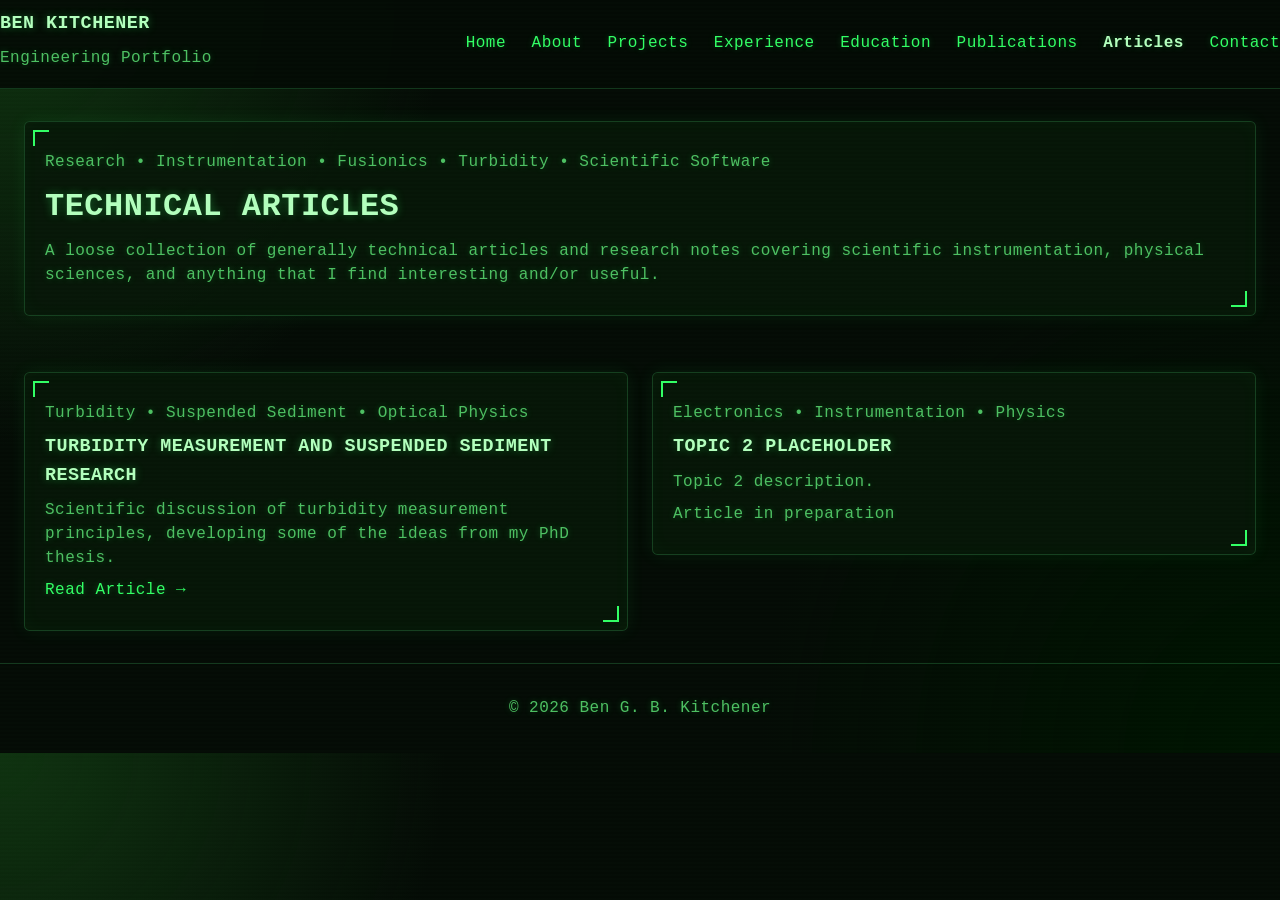
<file: articles.html>
<!DOCTYPE html>
<html lang="en">
<head>
<meta charset="UTF-8"/>
<meta name="viewport" content="width=device-width, initial-scale=1.0"/>

<title>
Ben Kitchener | Fusion Electronics Engineer | Scientific Instrumentation | Turbidity | Suspended Sediment
</title>

<meta name="description"
content="Portfolio of Ben Kitchener — Senior Electronics Engineer specialising in fusion technology, cryogenic instrumentation, scientific instrumentation,
  control systems, LabVIEW, and CERN ATLAS collaboration.">

<meta name="keywords"
content="fusion engineering, instrumentation engineer, scientific instrumentation, electronics, LabVIEW, software development, cryogenics,
  CERN, UKAEA, superconductors, control systems,
  physical geography, turbidity, light scattering, mie theory, suspended sediment, CLARITAS, TARDIIS, water quality">

<meta name="author" content="Ben Kitchener">

<meta property="og:title"
content="Ben Kitchener Engineering Portfolio">

<meta property="og:description"
content="Portfolio of Ben Kitchener — Senior Electronics Engineer specialising in fusion technology,
  cryogenic instrumentation, scientific instrumentation, control systems, LabVIEW, and CERN ATLAS collaboration. 
  Independent researcher into turbidity and suspended sediment.">
<meta property="og:type" content="website">

<meta property="og:url"
content="https://ben-g-b-kitchener.github.io/ben_kitchener_engineering/">

<link rel="stylesheet" href="assets/style.css"/>
</head>

<body>

<header class="header">
  <div class="section header-inner">

    <div>
      <h1>Ben Kitchener</h1>
      <p class="muted">Engineering Portfolio</p>
    </div>

    <nav class="nav">
      <a href="index.html">Home</a>
      <a href="about.html">About</a>
      <a href="projects.html">Projects</a>
      <a href="experience.html">Experience</a>
      <a href="education.html">Education</a>
      <a href="publications.html">Publications</a>
      <a href="articles.html"><b>Articles</b></a>
      <a href="contact.html">Contact</a>
    </nav>

  </div>
</header>


<section class="section">

  <div class="card">

    <p class="muted">
      Research • Instrumentation • Fusionics • Turbidity • Scientific Software
    </p>

    <h2>
      Technical Articles
    </h2>

    <p>
      A loose collection of generally technical articles and research notes covering scientific instrumentation, 
      physical sciences, and anything that I find interesting and/or useful.      
    </p>

  </div>

</section>


<section class="section" style="padding-top:1.5rem;">

  <div class="masonry-grid">

    <!-- LEFT COLUMN -->
    <div class="masonry-grid-column">

      <div class="card">

        <p class="muted">
          Turbidity • Suspended Sediment • Optical Physics
        </p>

        <h3>
          Turbidity Measurement and Suspended Sediment Research
        </h3>

        <p>
          Scientific discussion of turbidity measurement principles, developing some of the ideas from my PhD thesis.
        </p>

        <p>
          <a href="articles/turbidity.html">
            Read Article →
          </a>
        </p>

      </div>

    </div>


    <!-- RIGHT COLUMN -->
    <div class="masonry-grid-column">
      <div class="card">

        <p class="muted">
          Electronics • Instrumentation • Physics
        </p>

        <h3>
          Topic 2 placeholder
        </h3>

        <p>
          Topic 2 description.
        </p>

        <p class="muted">
          Article in preparation
        </p>

      </div>


    </div>

  </div>

</section>


<footer class="footer">
© 2026 Ben G. B. Kitchener
</footer>

</body>
</html>
</file>
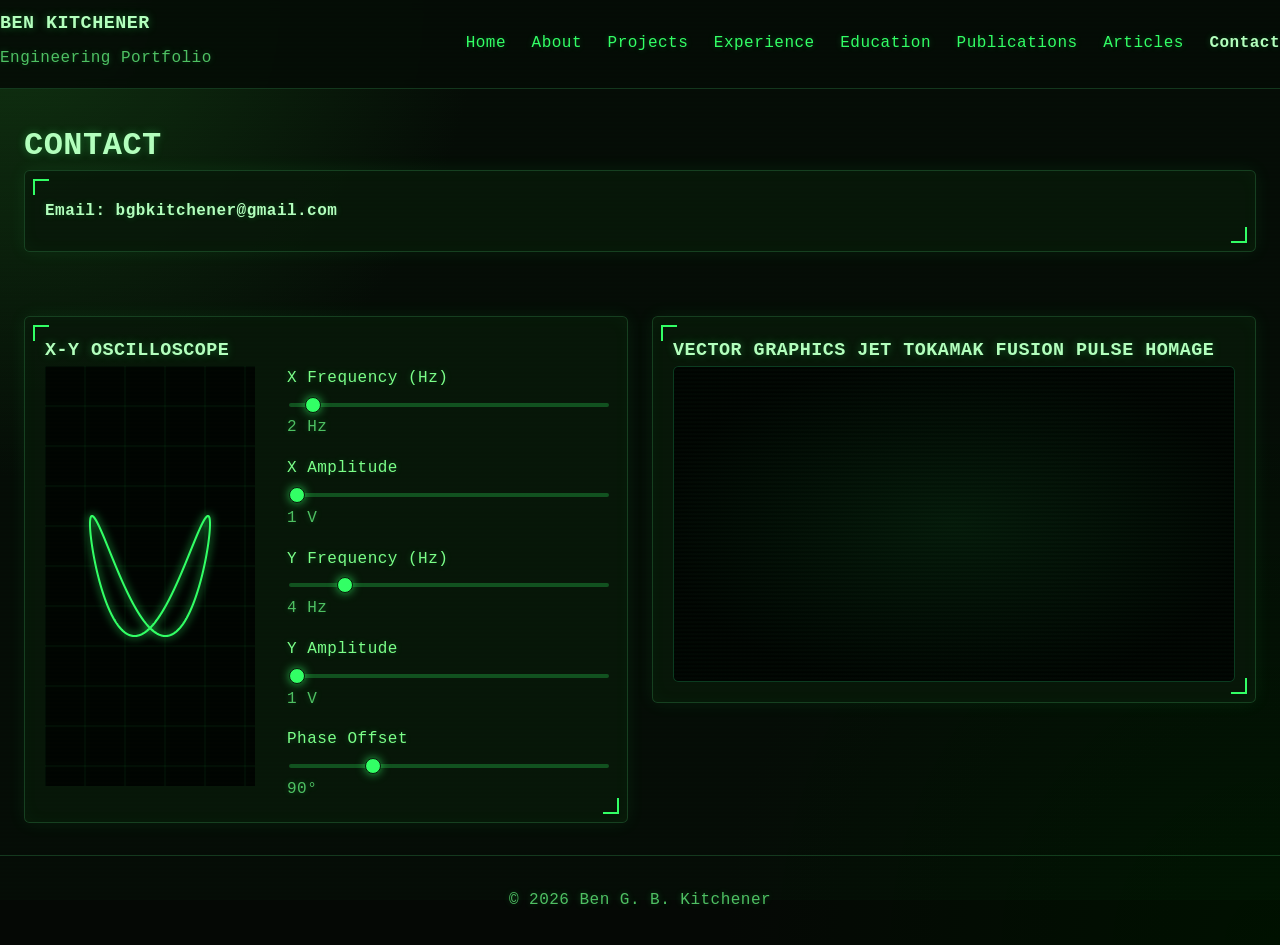
<file: contact.html>
<!DOCTYPE html>
<html lang="en">

<head>
<meta charset="UTF-8"/>
<meta name="viewport" content="width=device-width, initial-scale=1.0"/>

<title>
Contact | Ben Kitchener | Fusion Electronics Engineer | Scientific Instrumentation | Turbidity | Suspended Sediment
</title>

<meta name="description"
content="Portfolio of Ben Kitchener — Senior Electronics Engineer specialising in fusion technology, cryogenic instrumentation, scientific instrumentation,
  control systems, LabVIEW, and CERN ATLAS collaboration.">

<meta name="keywords"
content="fusion engineering, instrumentation engineer, scientific instrumentation, electronics, LabVIEW, software development, cryogenics,
  CERN, UKAEA, superconductors, control systems,
  physical geography, turbidity, light scattering, mie theory, suspended sediment, CLARITAS, TARDIIS, water quality">

<meta name="author" content="Ben Kitchener">

<meta property="og:title"
content="Ben Kitchener Engineering Portfolio">

<meta property="og:description"
content="Portfolio of Ben Kitchener — Senior Electronics Engineer specialising in fusion technology,
  cryogenic instrumentation, scientific instrumentation, control systems, LabVIEW, and CERN ATLAS collaboration. 
  Independent researcher into turbidity and suspended sediment.">
<meta property="og:type" content="website">

<meta property="og:url"
content="https://ben-g-b-kitchener.github.io/ben_kitchener_engineering/contact.html">

  
<link rel="stylesheet" href="assets/style.css"/>
</head>

<body>

<header class="header">
  <div class="section header-inner">

    <div>
      <h1 class="heading">Ben Kitchener</h1>
      <p class="muted">Engineering Portfolio</p>
    </div>

    <nav class="nav">
      <a href="index.html">Home</a>
      <a href="about.html">About</a>
      <a href="projects.html">Projects</a>
      <a href="experience.html">Experience</a>
      <a href="education.html">Education</a>
      <a href="publications.html">Publications</a>
      <a href="articles.html">Articles</a>
      <a href="contact.html"><b>Contact</b></a>
    </nav>

  </div>
</header>

<section class="section">

<h2 class="heading">Contact</h2>

<div class="card">

<p><strong>Email: bgbkitchener@gmail.com</strong></p>

</div>

</section>

<section class="section">

  <div class="masonry-grid">

    <div class="masonry-grid-column">

      <!-- X-Y OSCILLOSCOPE -->
      <div class="card scope-card">

        <h3>X-Y OSCILLOSCOPE</h3>

        <div class="scope-wrapper">

          <!-- SCREEN -->
          <div class="scope-screen-panel">
            <canvas id="xyScope"></canvas>
          </div>

          <!-- CONTROLS -->
          <div class="scope-controls">

            <!-- X SIGNAL -->
            <div class="control-group">
              <label>X Frequency (Hz)</label>
              <input id="xFreq" type="range" min="1" max="20" value="2">
              <div class="value-row">
                <span></span>
                <span class="value" id="xFreqVal"></span>
              </div>
            </div>

            <div class="control-group">
              <label>X Amplitude</label>
              <input id="xAmp" type="range" min="1" max="10" value="1">
              <div class="value-row">
                <span></span>
                <span class="value" id="xAmpVal"></span>
              </div>
            </div>

            <!-- Y SIGNAL -->
            <div class="control-group">
              <label>Y Frequency (Hz)</label>
              <input id="yFreq" type="range" min="1" max="20" value="4">
              <div class="value-row">
                <span></span>
                <span class="value" id="yFreqVal"></span>
              </div>
            </div>

            <div class="control-group">
              <label>Y Amplitude</label>
              <input id="yAmp" type="range" min="1" max="10" value="1">
              <div class="value-row">
                <span></span>
                <span class="value" id="yAmpVal"></span>
              </div>
            </div>

            <!-- PHASE -->
            <div class="control-group">
              <label>Phase Offset</label>
              <input id="phase" type="range" min="0" max="360" value="90">
              <div class="value-row">
                <span></span>
                <span class="value" id="phaseVal"></span>
              </div>
            </div>

          </div>

        </div>

      </div>

    </div>

    <div class="masonry-grid-column">

      <div class="card">
        <h3>VECTOR GRAPHICS JET TOKAMAK FUSION PULSE HOMAGE</h3>

        <div class="video-wrapper">
          <iframe
            class="retro-video"
            width="100%"
            height="400"
            title="vector_tokamak"
            src="https://player.vimeo.com/video/678671238?context=Vimeo%5CController%5CApi%5CResources%5CVideoController.&h=f00d8ca01d&s=cc1a6ccd961d9679986ec80cd4bf207a3ca2fc66_1779239648"
            frameborder="0"
            allowfullscreen>
          </iframe>
        </div>
      </div>

    </div>

  </div>

</section>

<footer class="footer">
© 2026 Ben G. B. Kitchener
</footer>

<script>

const canvas = document.getElementById("xyScope");
const ctx = canvas.getContext("2d");

function resize(){
  canvas.width = canvas.clientWidth;
  canvas.height = canvas.clientHeight;
}
window.addEventListener("resize", resize);
resize();

const xFreq = document.getElementById("xFreq");
const yFreq = document.getElementById("yFreq");

const xAmp = document.getElementById("xAmp");
const yAmp = document.getElementById("yAmp");

const phaseSlider = document.getElementById("phase");

const xFreqVal = document.getElementById("xFreqVal");
const yFreqVal = document.getElementById("yFreqVal");

const xAmpVal = document.getElementById("xAmpVal");
const yAmpVal = document.getElementById("yAmpVal");

const phaseVal = document.getElementById("phaseVal");

let t = 0;

function drawGrid(){

  ctx.strokeStyle = "rgba(51,255,102,0.08)";
  ctx.lineWidth = 1;

  const step = 40;

  for(let x=0;x<canvas.width;x+=step){
    ctx.beginPath();
    ctx.moveTo(x,0);
    ctx.lineTo(x,canvas.height);
    ctx.stroke();
  }

  for(let y=0;y<canvas.height;y+=step){
    ctx.beginPath();
    ctx.moveTo(0,y);
    ctx.lineTo(canvas.width,y);
    ctx.stroke();
  }
}

function draw(){

  ctx.fillStyle = "#000";
  ctx.fillRect(0,0,canvas.width,canvas.height);

  drawGrid();

  const xf = Number(xFreq.value);
  const yf = Number(yFreq.value);

  const xa = Number(xAmp.value) * 6;
  const ya = Number(yAmp.value) * 6;

  const phase =
    Number(phaseSlider.value) * Math.PI / 180;

  const cx = canvas.width / 2;
  const cy = canvas.height / 2;

  ctx.beginPath();

  for(let i=0;i<2000;i++){

    const tt = i * 0.01;

    const x =
      cx +
      Math.sin(tt * xf + t) * xa * 10;

    const y =
      cy +
      Math.sin(tt * yf + t + phase) * ya * 10;

    if(i===0){
      ctx.moveTo(x,y);
    } else {
      ctx.lineTo(x,y);
    }
  }

  ctx.strokeStyle = "#33ff66";
  ctx.shadowColor = "#33ff66";
  ctx.shadowBlur = 8;
  ctx.lineWidth = 2;
  ctx.stroke();

  t += 0.01;

  requestAnimationFrame(draw);
}

draw();

function updateLabels(){

  xFreqVal.textContent = `${xFreq.value} Hz`;
  yFreqVal.textContent = `${yFreq.value} Hz`;

  xAmpVal.textContent = `${xAmp.value} V`;
  yAmpVal.textContent = `${yAmp.value} V`;

  phaseVal.textContent = `${phaseSlider.value}°`;
}

[
  xFreq,
  yFreq,
  xAmp,
  yAmp,
  phaseSlider
].forEach(el =>
  el.addEventListener("input", updateLabels)
);

updateLabels();

</script>

</body>
</html>
</file>
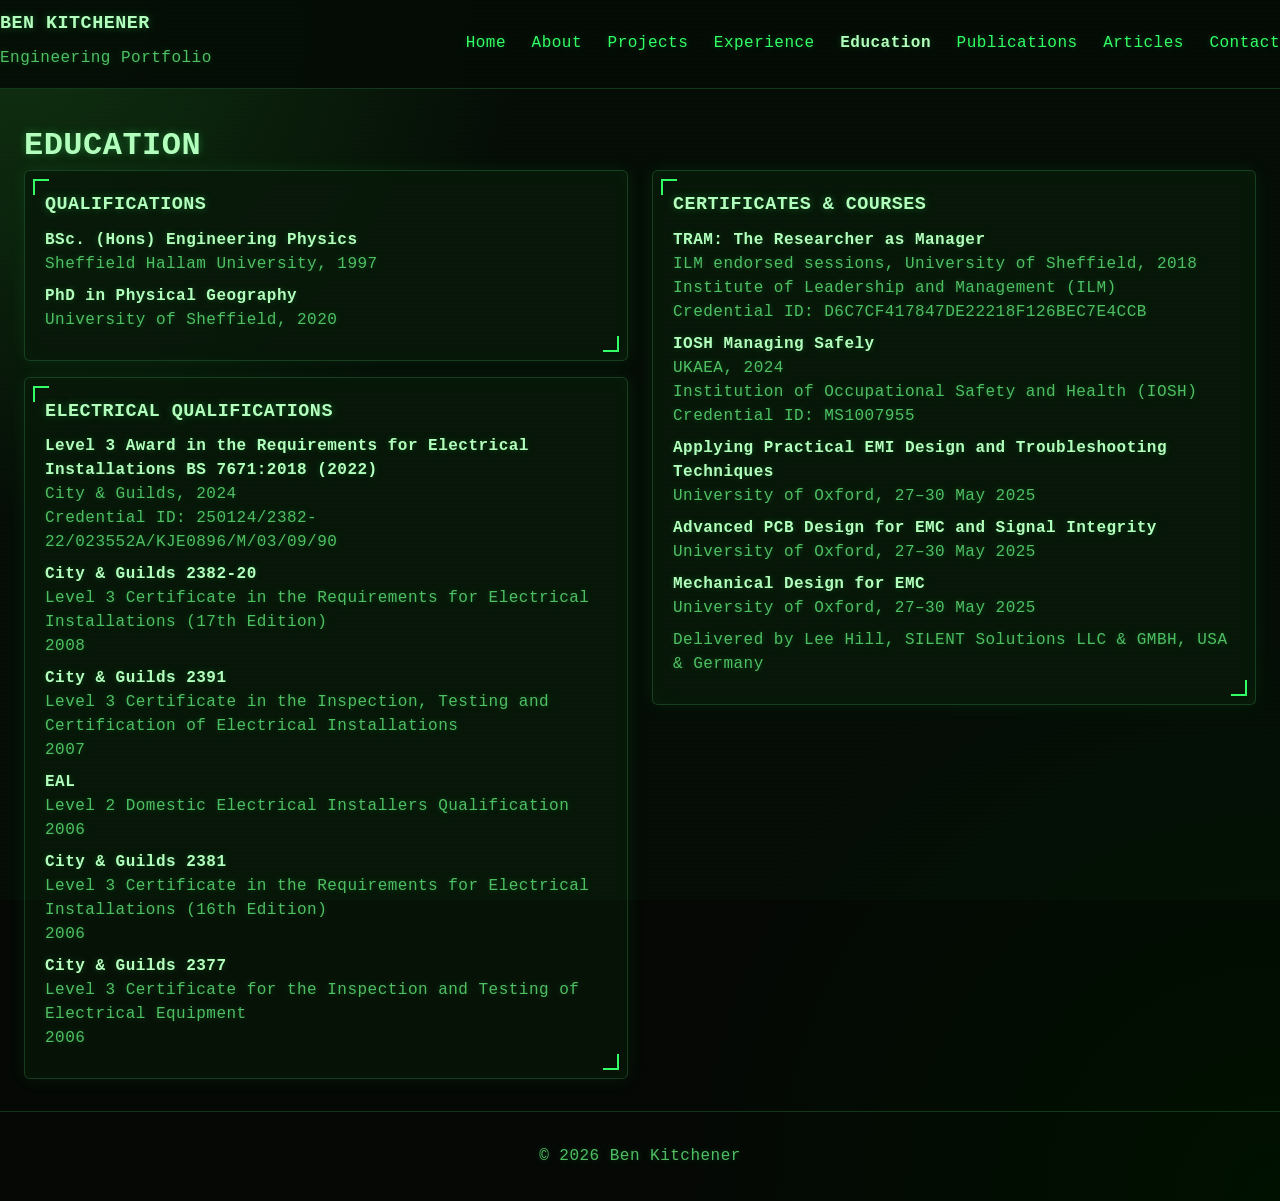
<file: education.html>
<!DOCTYPE html>
<html lang="en">

<head>
<meta charset="UTF-8"/>
<meta name="viewport" content="width=device-width, initial-scale=1.0"/>

<title>
Education | Ben Kitchener | Fusion Electronics Engineer | Scientific Instrumentation | Turbidity | Suspended Sediment
</title>

<meta name="description"
content="Portfolio of Ben Kitchener — Senior Electronics Engineer specialising in fusion technology, cryogenic instrumentation, scientific instrumentation,
  control systems, LabVIEW, and CERN ATLAS collaboration.">

<meta name="keywords"
content="fusion engineering, instrumentation engineer, scientific instrumentation, electronics, LabVIEW, software development, cryogenics,
  CERN, UKAEA, superconductors, control systems,
  physical geography, turbidity, light scattering, mie theory, suspended sediment, CLARITAS, TARDIIS, water quality">

<meta name="author" content="Ben Kitchener">

<meta property="og:title"
content="Ben Kitchener Engineering Portfolio">

<meta property="og:description"
content="Portfolio of Ben Kitchener — Senior Electronics Engineer specialising in fusion technology,
  cryogenic instrumentation, scientific instrumentation, control systems, LabVIEW, and CERN ATLAS collaboration. 
  Independent researcher into turbidity and suspended sediment.">
<meta property="og:type" content="website">

<meta property="og:url"
content="https://ben-g-b-kitchener.github.io/ben_kitchener_engineering/education.html">

  
<link rel="stylesheet" href="assets/style.css"/>
</head>

<body>

<header class="header">
  <div class="section header-inner">

    <div>
      <h1>Ben Kitchener</h1>
      <p class="muted">Engineering Portfolio</p>
    </div>

    <nav class="nav">
      <a href="index.html">Home</a>
      <a href="about.html">About</a>
      <a href="projects.html">Projects</a>
      <a href="experience.html">Experience</a>
      <a href="education.html"><b>Education</b></a>
      <a href="publications.html">Publications</a>
      <a href="articles.html">Articles</a>
      <a href="contact.html">Contact</a>
    </nav>

  </div>
</header>


<section class="section">

<h2>Education</h2>

<div class="masonry-grid">

  <!-- LEFT COLUMN -->
  <div class="masonry-grid-column">

    <div class="card">

      <h3>Qualifications</h3>

      <p>
        <strong>BSc. (Hons) Engineering Physics</strong><br>
        <span class="muted">Sheffield Hallam University, 1997</span>
      </p>

      <p>
        <strong>PhD in Physical Geography</strong><br>
        <span class="muted">University of Sheffield, 2020</span>
      </p>

    </div>


    <div class="card">

      <h3>Electrical Qualifications</h3>

      <p>
        <strong>Level 3 Award in the Requirements for Electrical Installations BS 7671:2018 (2022)</strong><br>
        <span class="muted">City & Guilds, 2024</span><br>
        <span class="muted">Credential ID: 250124/2382-22/023552A/KJE0896/M/03/09/90</span>
      </p>

      <p>
        <strong>City & Guilds 2382-20</strong><br>
        <span class="muted">Level 3 Certificate in the Requirements for Electrical Installations (17th Edition)</span><br>
        <span class="muted">2008</span>
      </p>

      <p>
        <strong>City & Guilds 2391</strong><br>
        <span class="muted">Level 3 Certificate in the Inspection, Testing and Certification of Electrical Installations</span><br>
        <span class="muted">2007</span>
      </p>

      <p>
        <strong>EAL</strong><br>
        <span class="muted">Level 2 Domestic Electrical Installers Qualification</span><br>
        <span class="muted">2006</span>
      </p>

      <p>
        <strong>City & Guilds 2381</strong><br>
        <span class="muted">Level 3 Certificate in the Requirements for Electrical Installations (16th Edition)</span><br>
        <span class="muted">2006</span>
      </p>

      <p>
        <strong>City & Guilds 2377</strong><br>
        <span class="muted">Level 3 Certificate for the Inspection and Testing of Electrical Equipment</span><br>
        <span class="muted">2006</span>
      </p>

    </div>

  </div>


  <!-- RIGHT COLUMN -->
  <div class="masonry-grid-column">

    <div class="card">

      <h3>Certificates & Courses</h3>

      <p>
        <strong>TRAM: The Researcher as Manager</strong><br>
        <span class="muted">ILM endorsed sessions, University of Sheffield, 2018</span><br>
        <span class="muted">Institute of Leadership and Management (ILM)</span><br>
        <span class="muted">Credential ID: D6C7CF417847DE22218F126BEC7E4CCB</span>
      </p>

      <p>
        <strong>IOSH Managing Safely</strong><br>
        <span class="muted">UKAEA, 2024</span><br>
        <span class="muted">Institution of Occupational Safety and Health (IOSH)</span><br>
        <span class="muted">Credential ID: MS1007955</span>
      </p>

      <p>
        <strong>Applying Practical EMI Design and Troubleshooting Techniques</strong><br>
        <span class="muted">University of Oxford, 27–30 May 2025</span>
      </p>

      <p>
        <strong>Advanced PCB Design for EMC and Signal Integrity</strong><br>
        <span class="muted">University of Oxford, 27–30 May 2025</span>
      </p>

      <p>
        <strong>Mechanical Design for EMC</strong><br>
        <span class="muted">University of Oxford, 27–30 May 2025</span>
      </p>

      <p>
        <span class="muted">
          Delivered by Lee Hill, SILENT Solutions LLC & GMBH, USA & Germany
        </span>
      </p>

    </div>

  </div>

</div>

</section>


<footer class="footer">
© 2026 Ben Kitchener
</footer>

</body>
</html>
</file>
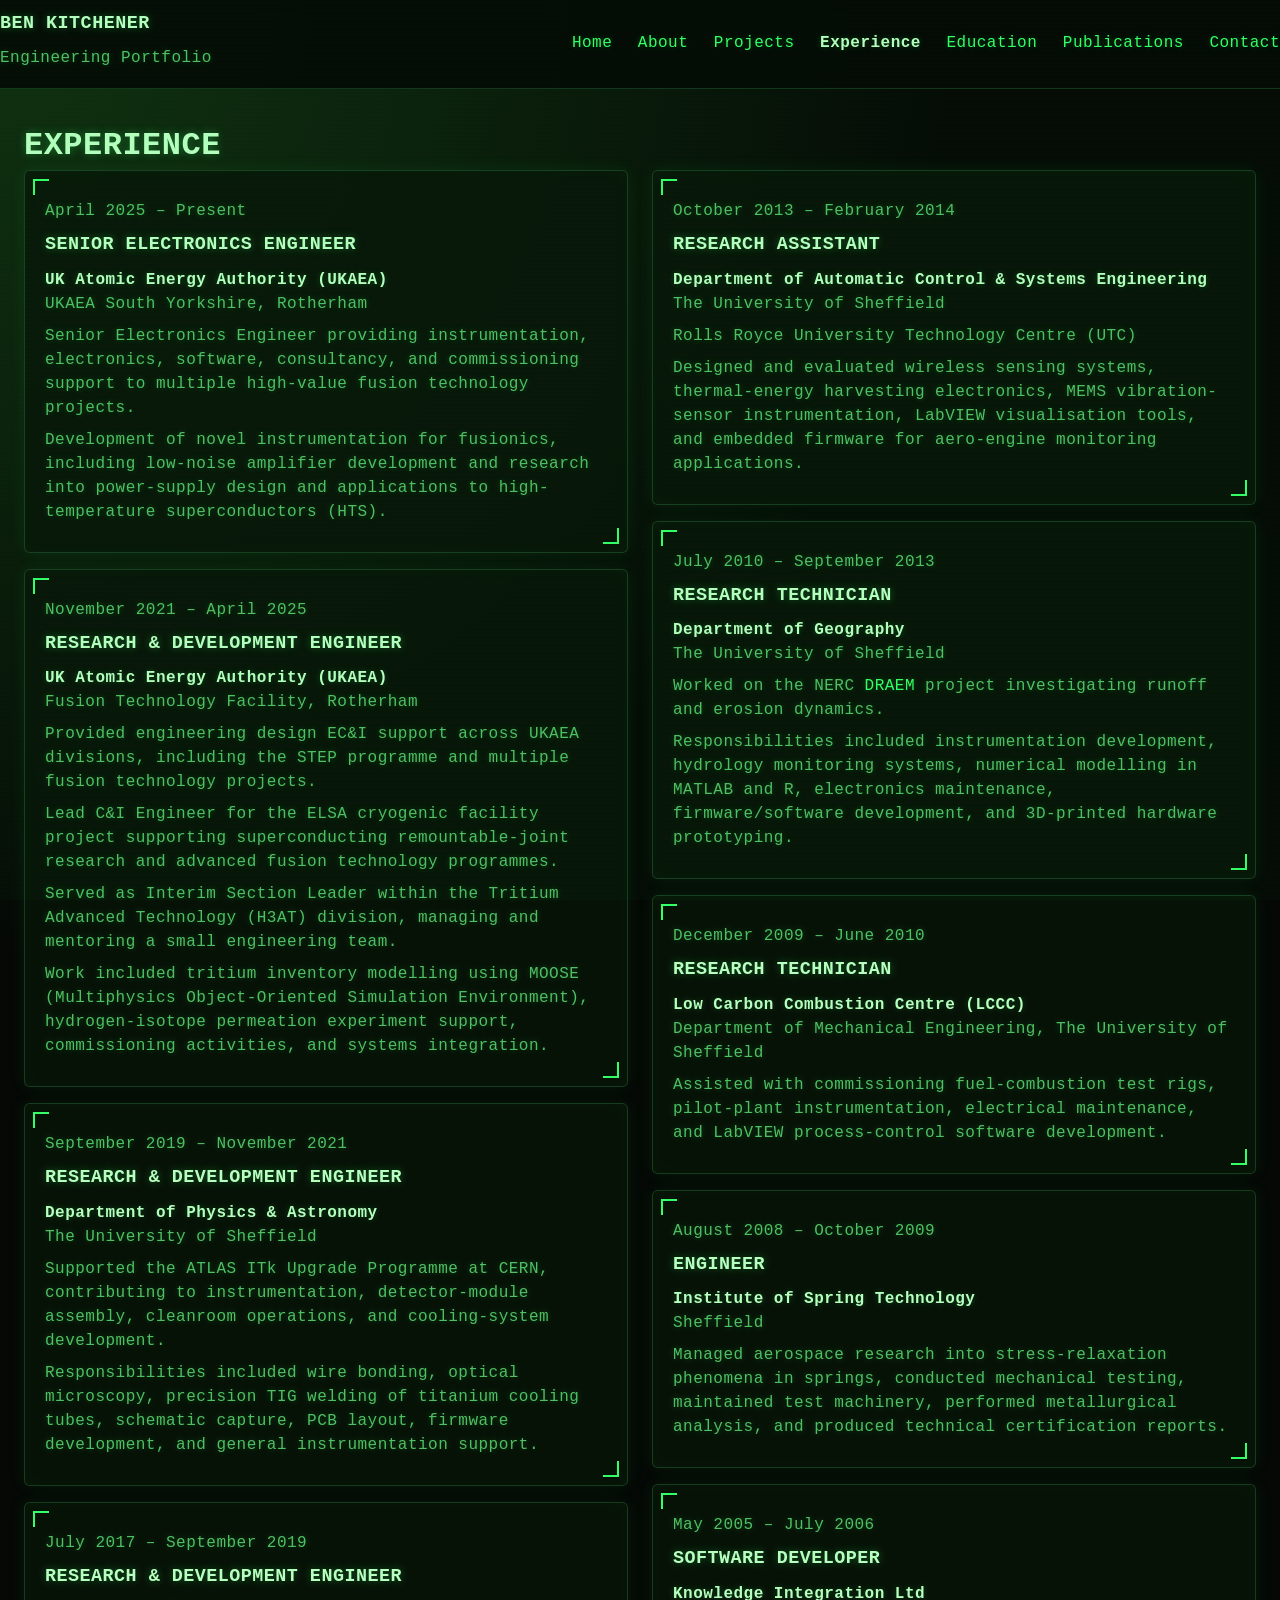
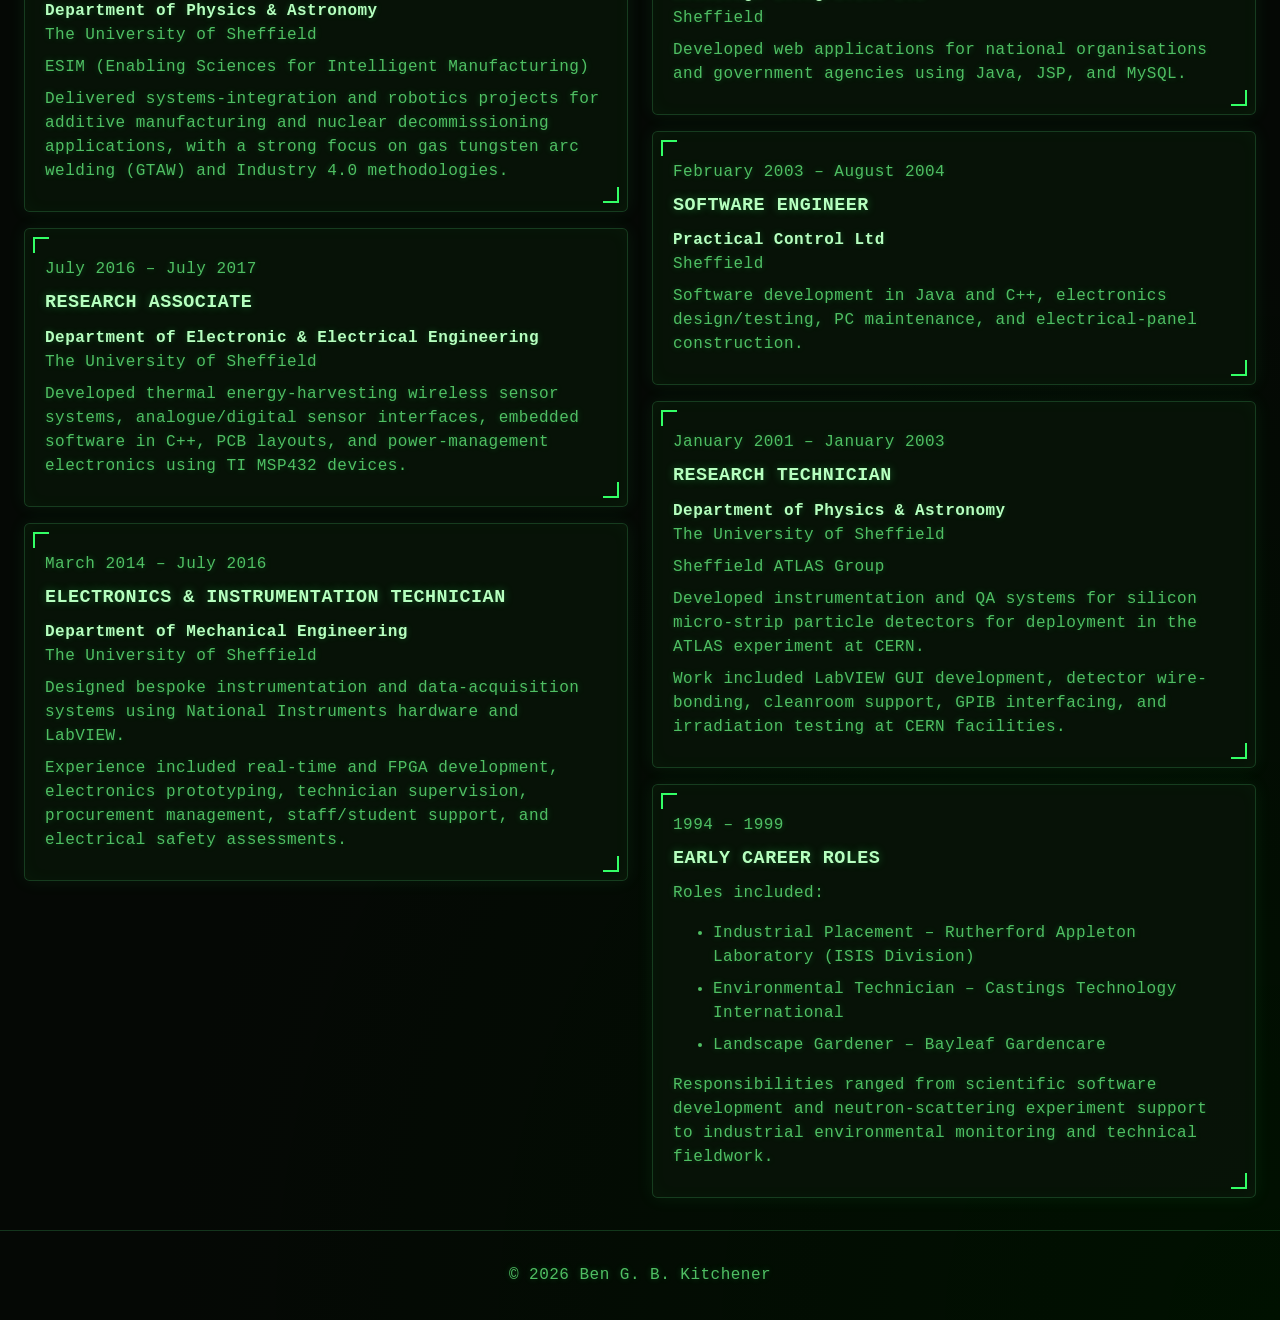
<file: experience.html>
<!DOCTYPE html>
<html lang="en">

<head>
<meta charset="UTF-8"/>
<meta name="viewport" content="width=device-width, initial-scale=1.0"/>
<title>Experience</title>

<link rel="stylesheet" href="assets/style.css"/>
</head>

<body>

<header class="header">
  <div class="section header-inner">

    <div>
      <h1 class="heading">Ben Kitchener</h1>
      <p class="muted">Engineering Portfolio</p>
    </div>

    <nav class="nav">
      <a href="index.html">Home</a>
      <a href="about.html">About</a>
      <a href="projects.html">Projects</a>
      <a href="experience.html"><b>Experience</b></a>
      <a href="education.html">Education</a>
      <a href="publications.html">Publications</a>
      <a href="contact.html">Contact</a>
    </nav>

  </div>
</header>

<section class="section">

<h2 class="heading">Experience</h2>

<div class="masonry-grid">

  <!-- LEFT COLUMN -->
  <div class="masonry-grid-column">

    <!-- UKAEA Senior Electronics Engineer -->
    <div class="card">
      <p class="muted">April 2025 – Present</p>

      <h3 class="heading">
        Senior Electronics Engineer
      </h3>

      <p>
        <strong>UK Atomic Energy Authority (UKAEA)</strong><br>
        UKAEA South Yorkshire, Rotherham
      </p>

      <p>
        Senior Electronics Engineer providing instrumentation, electronics,
        software, consultancy, and commissioning support to multiple
        high-value fusion technology projects.
      </p>

      <p>
        Development of novel instrumentation for fusionics, including
        low-noise amplifier development and research into power-supply
        design and applications to high-temperature superconductors (HTS).
      </p>
    </div>

    <!-- UKAEA R&D -->
    <div class="card">
      <p class="muted">November 2021 – April 2025</p>

      <h3 class="heading">
        Research & Development Engineer
      </h3>

      <p>
        <strong>UK Atomic Energy Authority (UKAEA)</strong><br>
        Fusion Technology Facility, Rotherham
      </p>

      <p>
        Provided engineering design EC&I support across UKAEA divisions,
        including the STEP programme and multiple fusion technology projects.
      </p>

      <p>
        Lead C&I Engineer for the ELSA cryogenic facility project supporting
        superconducting remountable-joint research and advanced fusion
        technology programmes.
      </p>

      <p>
        Served as Interim Section Leader within the Tritium Advanced Technology
        (H3AT) division, managing and mentoring a small engineering team.
      </p>

      <p>
        Work included tritium inventory modelling using MOOSE
        (Multiphysics Object-Oriented Simulation Environment),
        hydrogen-isotope permeation experiment support,
        commissioning activities, and systems integration.
      </p>
    </div>

    <!-- ATLAS -->
    <div class="card">
      <p class="muted">September 2019 – November 2021</p>

      <h3 class="heading">
        Research & Development Engineer
      </h3>

      <p>
        <strong>Department of Physics & Astronomy</strong><br>
        The University of Sheffield
      </p>

      <p>
        Supported the ATLAS ITk Upgrade Programme at CERN,
        contributing to instrumentation, detector-module assembly,
        cleanroom operations, and cooling-system development.
      </p>

      <p>
        Responsibilities included wire bonding, optical microscopy,
        precision TIG welding of titanium cooling tubes,
        schematic capture, PCB layout, firmware development,
        and general instrumentation support.
      </p>
    </div>

    <!-- ESIM -->
    <div class="card">
      <p class="muted">July 2017 – September 2019</p>

      <h3 class="heading">
        Research & Development Engineer
      </h3>

      <p>
        <strong>Department of Physics & Astronomy</strong><br>
        The University of Sheffield
      </p>

      <p>
        ESIM (Enabling Sciences for Intelligent Manufacturing)
      </p>

      <p>
        Delivered systems-integration and robotics projects
        for additive manufacturing and nuclear decommissioning applications,
        with a strong focus on gas tungsten arc welding (GTAW)
        and Industry 4.0 methodologies.
      </p>
    </div>

    <!-- Communications -->
    <div class="card">
      <p class="muted">July 2016 – July 2017</p>

      <h3 class="heading">
        Research Associate
      </h3>

      <p>
        <strong>Department of Electronic & Electrical Engineering</strong><br>
        The University of Sheffield
      </p>

      <p>
        Developed thermal energy-harvesting wireless sensor systems,
        analogue/digital sensor interfaces, embedded software in C++,
        PCB layouts, and power-management electronics using TI MSP432 devices.
      </p>
    </div>

    <!-- Mechanical Engineering -->
    <div class="card">
      <p class="muted">March 2014 – July 2016</p>

      <h3 class="heading">
        Electronics & Instrumentation Technician
      </h3>

      <p>
        <strong>Department of Mechanical Engineering</strong><br>
        The University of Sheffield
      </p>

      <p>
        Designed bespoke instrumentation and data-acquisition systems
        using National Instruments hardware and LabVIEW.
      </p>

      <p>
        Experience included real-time and FPGA development,
        electronics prototyping, technician supervision,
        procurement management, staff/student support,
        and electrical safety assessments.
      </p>
    </div>

  </div>

  <!-- RIGHT COLUMN -->
  <div class="masonry-grid-column">

    <!-- Rolls Royce UTC -->
    <div class="card">
      <p class="muted">October 2013 – February 2014</p>

      <h3 class="heading">
        Research Assistant
      </h3>

      <p>
        <strong>Department of Automatic Control & Systems Engineering</strong><br>
        The University of Sheffield
      </p>

      <p>
        Rolls Royce University Technology Centre (UTC)
      </p>

      <p>
        Designed and evaluated wireless sensing systems,
        thermal-energy harvesting electronics,
        MEMS vibration-sensor instrumentation,
        LabVIEW visualisation tools,
        and embedded firmware for aero-engine monitoring applications.
      </p>
    </div>

    <!-- Geography -->
    <div class="card">
      <p class="muted">July 2010 – September 2013</p>

      <h3 class="heading">
        Research Technician
      </h3>

      <p>
        <strong>Department of Geography</strong><br>
        The University of Sheffield
      </p>

      <p>
        Worked on the NERC <a href="https://draem.webspace.durham.ac.uk/">DRAEM</a> project investigating
        runoff and erosion dynamics.
      </p>

      <p>
        Responsibilities included instrumentation development,
        hydrology monitoring systems,
        numerical modelling in MATLAB and R,
        electronics maintenance,
        firmware/software development,
        and 3D-printed hardware prototyping.
      </p>
    </div>

    <!-- LCCC -->
    <div class="card">
      <p class="muted">December 2009 – June 2010</p>

      <h3 class="heading">
        Research Technician
      </h3>

      <p>
        <strong>Low Carbon Combustion Centre (LCCC)</strong><br>
        Department of Mechanical Engineering,
        The University of Sheffield
      </p>

      <p>
        Assisted with commissioning fuel-combustion test rigs,
        pilot-plant instrumentation,
        electrical maintenance,
        and LabVIEW process-control software development.
      </p>
    </div>

    <!-- Institute of Spring Technology -->
    <div class="card">
      <p class="muted">August 2008 – October 2009</p>

      <h3 class="heading">
        Engineer
      </h3>

      <p>
        <strong>Institute of Spring Technology</strong><br>
        Sheffield
      </p>

      <p>
        Managed aerospace research into stress-relaxation phenomena in springs,
        conducted mechanical testing,
        maintained test machinery,
        performed metallurgical analysis,
        and produced technical certification reports.
      </p>
    </div>

    <!-- Software Developer -->
    <div class="card">
      <p class="muted">May 2005 – July 2006</p>

      <h3 class="heading">
        Software Developer
      </h3>

      <p>
        <strong>Knowledge Integration Ltd</strong><br>
        Sheffield
      </p>

      <p>
        Developed web applications for national organisations
        and government agencies using Java, JSP, and MySQL.
      </p>
    </div>

    <!-- Practical Control -->
    <div class="card">
      <p class="muted">February 2003 – August 2004</p>

      <h3 class="heading">
        Software Engineer
      </h3>

      <p>
        <strong>Practical Control Ltd</strong><br>
        Sheffield
      </p>

      <p>
        Software development in Java and C++,
        electronics design/testing,
        PC maintenance,
        and electrical-panel construction.
      </p>
    </div>

    <!-- Early CERN -->
    <div class="card">
      <p class="muted">January 2001 – January 2003</p>

      <h3 class="heading">
        Research Technician
      </h3>

      <p>
        <strong>Department of Physics & Astronomy</strong><br>
        The University of Sheffield
      </p>

      <p>
        Sheffield ATLAS Group
      </p>

      <p>
        Developed instrumentation and QA systems
        for silicon micro-strip particle detectors
        for deployment in the ATLAS experiment at CERN.
      </p>

      <p>
        Work included LabVIEW GUI development,
        detector wire-bonding,
        cleanroom support,
        GPIB interfacing,
        and irradiation testing at CERN facilities.
      </p>
    </div>

    <!-- Early Career -->
    <div class="card">
      <p class="muted">1994 – 1999</p>

      <h3 class="heading">
        Early Career Roles
      </h3>

      <p>
        Roles included:
      </p>

      <ul>
        <li>Industrial Placement – Rutherford Appleton Laboratory (ISIS Division)</li>
        <li>Environmental Technician – Castings Technology International</li>
        <li>Landscape Gardener – Bayleaf Gardencare</li>
      </ul>

      <p>
        Responsibilities ranged from scientific software development
        and neutron-scattering experiment support
        to industrial environmental monitoring and technical fieldwork.
      </p>
    </div>

  </div>

</div>

</section>

<footer class="footer">
© 2026 Ben G. B. Kitchener
</footer>

</body>
</html>
</file>
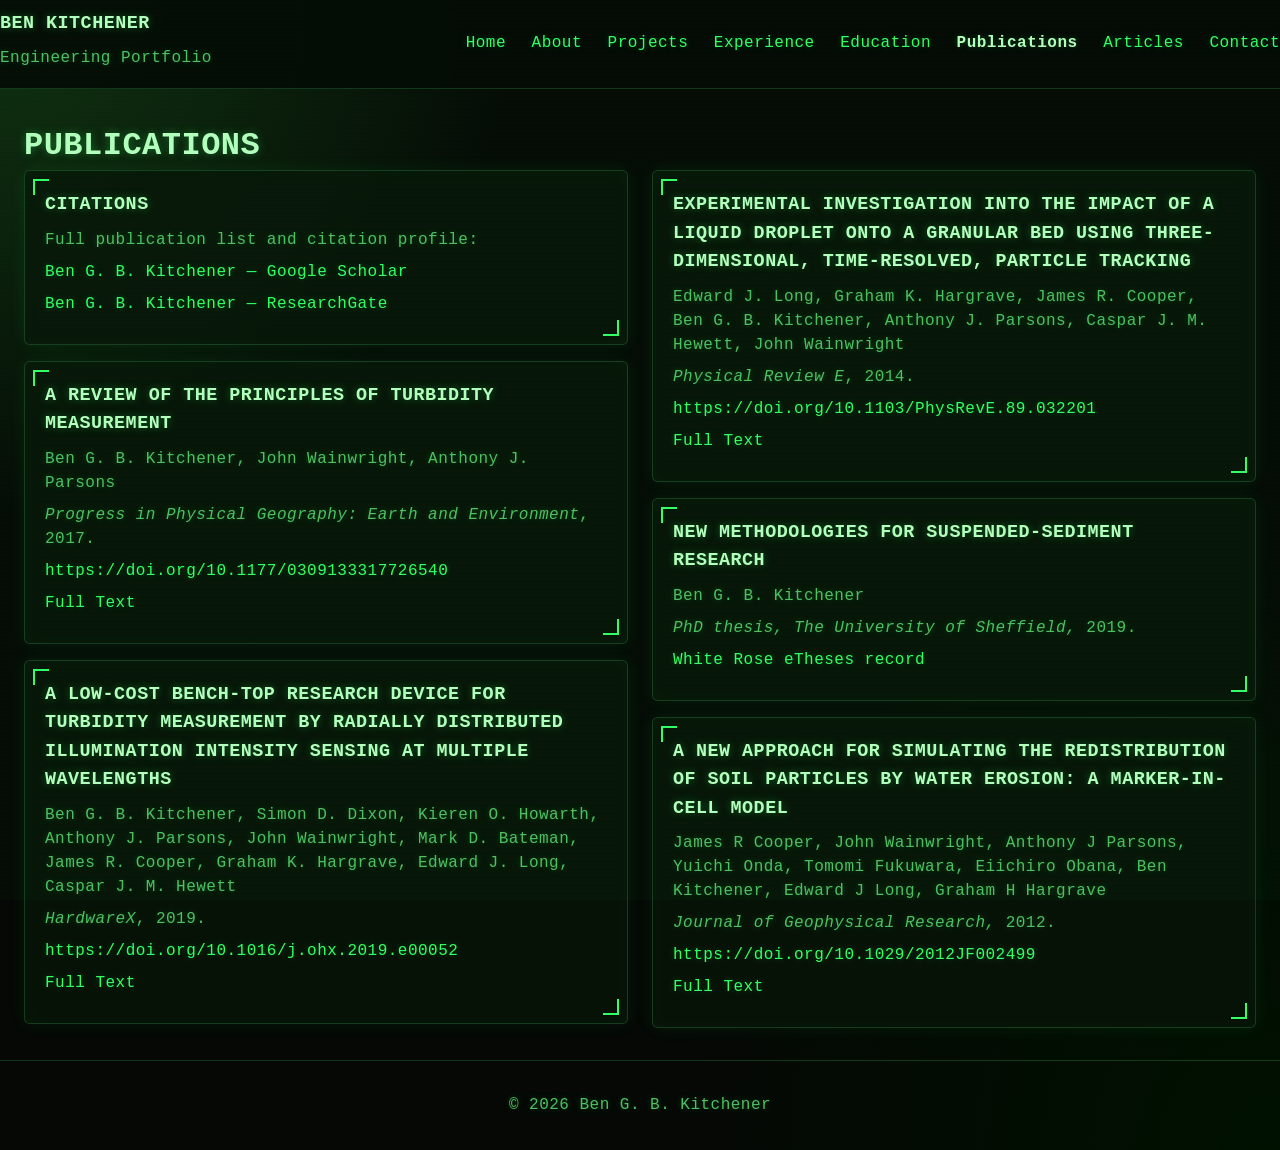
<file: publications.html>
<!DOCTYPE html>
<html lang="en">

<head>
<meta charset="UTF-8"/>
<meta name="viewport" content="width=device-width, initial-scale=1.0"/>

<title>
Publications | Ben Kitchener | Fusion Electronics Engineer | Scientific Instrumentation | Turbidity | Suspended Sediment
</title>

<meta name="description"
content="Portfolio of Ben Kitchener — Senior Electronics Engineer specialising in fusion technology, cryogenic instrumentation, scientific instrumentation,
  control systems, LabVIEW, and CERN ATLAS collaboration.">

<meta name="keywords"
content="fusion engineering, instrumentation engineer, scientific instrumentation, electronics, LabVIEW, software development, cryogenics,
  CERN, UKAEA, superconductors, control systems,
  physical geography, turbidity, light scattering, mie theory, suspended sediment, CLARITAS, TARDIIS, water quality">

<meta name="author" content="Ben Kitchener">

<meta property="og:title"
content="Ben Kitchener Engineering Portfolio">

<meta property="og:description"
content="Portfolio of Ben Kitchener — Senior Electronics Engineer specialising in fusion technology,
  cryogenic instrumentation, scientific instrumentation, control systems, LabVIEW, and CERN ATLAS collaboration. 
  Independent researcher into turbidity and suspended sediment.">
<meta property="og:type" content="website">

<meta property="og:url"
content="https://ben-g-b-kitchener.github.io/ben_kitchener_engineering/publications.html">

  
<link rel="stylesheet" href="assets/style.css"/>
</head>

<body>

<header class="header">
  <div class="section header-inner">

    <div>
      <h1>Ben Kitchener</h1>
      <p class="muted">Engineering Portfolio</p>
    </div>

    <nav class="nav">
      <a href="index.html">Home</a>
      <a href="about.html">About</a>
      <a href="projects.html">Projects</a>
      <a href="experience.html">Experience</a>
      <a href="education.html">Education</a>
      <a href="publications.html"><b>Publications</b></a>
      <a href="articles.html">Articles</a>
      <a href="contact.html">Contact</a>
    </nav>

  </div>
</header>


<section class="section">

<h2>Publications</h2>

<div class="masonry-grid">

  <div class="masonry-grid-column">

    <div class="card">
      <h3>Citations</h3>

      <p>
        Full publication list and citation profile:
      </p>
      <p>
        <a href="https://scholar.google.co.uk/citations?user=0y24KOYAAAAJ&hl=en&oi=ao"
           target="_blank"
           rel="noopener noreferrer">
          Ben G. B. Kitchener — Google Scholar
        </a>
      </p>
      <p>
        <a href="https://www.researchgate.net/profile/Ben-Kitchener"
           target="_blank"
           rel="noopener noreferrer">
          Ben G. B. Kitchener — ResearchGate
        </a>
      </p>
      
    </div>

    <div class="card">
      <h3>A review of the principles of turbidity measurement</h3>

      <p>
        Ben G. B. Kitchener, John Wainwright, Anthony J. Parsons
      </p>

      <p>
        <i>Progress in Physical Geography: Earth and Environment</i>, 2017.
      </p>

      <p>
        <a href="https://doi.org/10.1177/0309133317726540"
           target="_blank"
           rel="noopener noreferrer">
          https://doi.org/10.1177/0309133317726540
        </a>
      </p>
      <p>
        <a href="https://www.researchgate.net/publication/319251990_A_review_of_the_principles_of_turbidity_measurement"
           target="_blank"
           rel="noopener noreferrer">
          Full Text
        </a>
      </p>
    </div>

    <div class="card">
      <h3>A low-cost bench-top research device for turbidity measurement by radially distributed illumination intensity sensing at multiple wavelengths</h3>

      <p>
        Ben G. B. Kitchener, Simon D. Dixon, Kieren O. Howarth, Anthony J. Parsons, John Wainwright,
        Mark D. Bateman, James R. Cooper, Graham K. Hargrave, Edward J. Long, Caspar J. M. Hewett
      </p>

      <p>
        <i>HardwareX</i>, 2019.
      </p>

      <p>
        <a href="https://doi.org/10.1016/j.ohx.2019.e00052"
           target="_blank"
           rel="noopener noreferrer">
          https://doi.org/10.1016/j.ohx.2019.e00052
        </a>
      </p>
      <p>
        <a href="https://www.researchgate.net/publication/330256964_A_low-cost_bench-top_research_device_for_turbidity_measurement_by_radially_distributed_illumination_intensity_sensing_at_multiple_wavelengths"
           target="_blank"
           rel="noopener noreferrer">
          Full Text
        </a>
      </p>
      
    </div>

  </div>


  <div class="masonry-grid-column">

    <div class="card">
      <h3>Experimental investigation into the impact of a liquid droplet onto a granular bed using three-dimensional, time-resolved, particle tracking</h3>

      <p>
        Edward J. Long, Graham K. Hargrave, James R. Cooper, Ben G. B. Kitchener,
        Anthony J. Parsons, Caspar J. M. Hewett, John Wainwright
      </p>

      <p>
        <i>Physical Review E</i>, 2014.
      </p>

      <p>
        <a href="https://doi.org/10.1103/PhysRevE.89.032201"
           target="_blank"
           rel="noopener noreferrer">
          https://doi.org/10.1103/PhysRevE.89.032201
        </a>
      </p>
      <p>
        <a href="https://www.researchgate.net/publication/261732095_Experimental_investigation_into_the_impact_of_a_liquid_droplet_onto_a_granular_bed_using_three-dimensional_time-resolved_particle_tracking"
           target="_blank"
           rel="noopener noreferrer">
          Full Text
        </a>
      </p>
      
    </div>

    <div class="card">
      <h3>New methodologies for suspended-sediment research</h3>

      <p>
        Ben G. B. Kitchener
      </p>

      <p>
        <i>PhD thesis, The University of Sheffield,</i> 2019.
      </p>

      <p>
        <a href="https://etheses.whiterose.ac.uk/id/eprint/25980/"
           target="_blank"
           rel="noopener noreferrer">
          White Rose eTheses record
        </a>
      </p>
    </div>

    <div class="card">
      <h3>A new approach for simulating the redistribution of soil particles by water erosion: A marker‐in‐cell model</h3>

      <p>
        James R Cooper, John Wainwright, Anthony J Parsons, Yuichi Onda, Tomomi Fukuwara, Eiichiro Obana, Ben Kitchener, Edward J Long, Graham H Hargrave
      </p>

      <p>
        <i>Journal of Geophysical Research,</i> 2012.
      </p>

      <p>
        <a href="https://etheses.whiterose.ac.uk/id/eprint/25980/"
           target="_blank"
           rel="noopener noreferrer">
          https://doi.org/10.1029/2012JF002499
        </a>
      </p>
      <p>
        <a href="https://agupubs.onlinelibrary.wiley.com/doi/pdf/10.1029/2012JF002499"
           target="_blank"
           rel="noopener noreferrer">
          Full Text
        </a>
      </p>
    </div>

    
  </div>

</div>

</section>


<footer class="footer">
© 2026 Ben G. B. Kitchener
</footer>

</body>
</html>
</file>
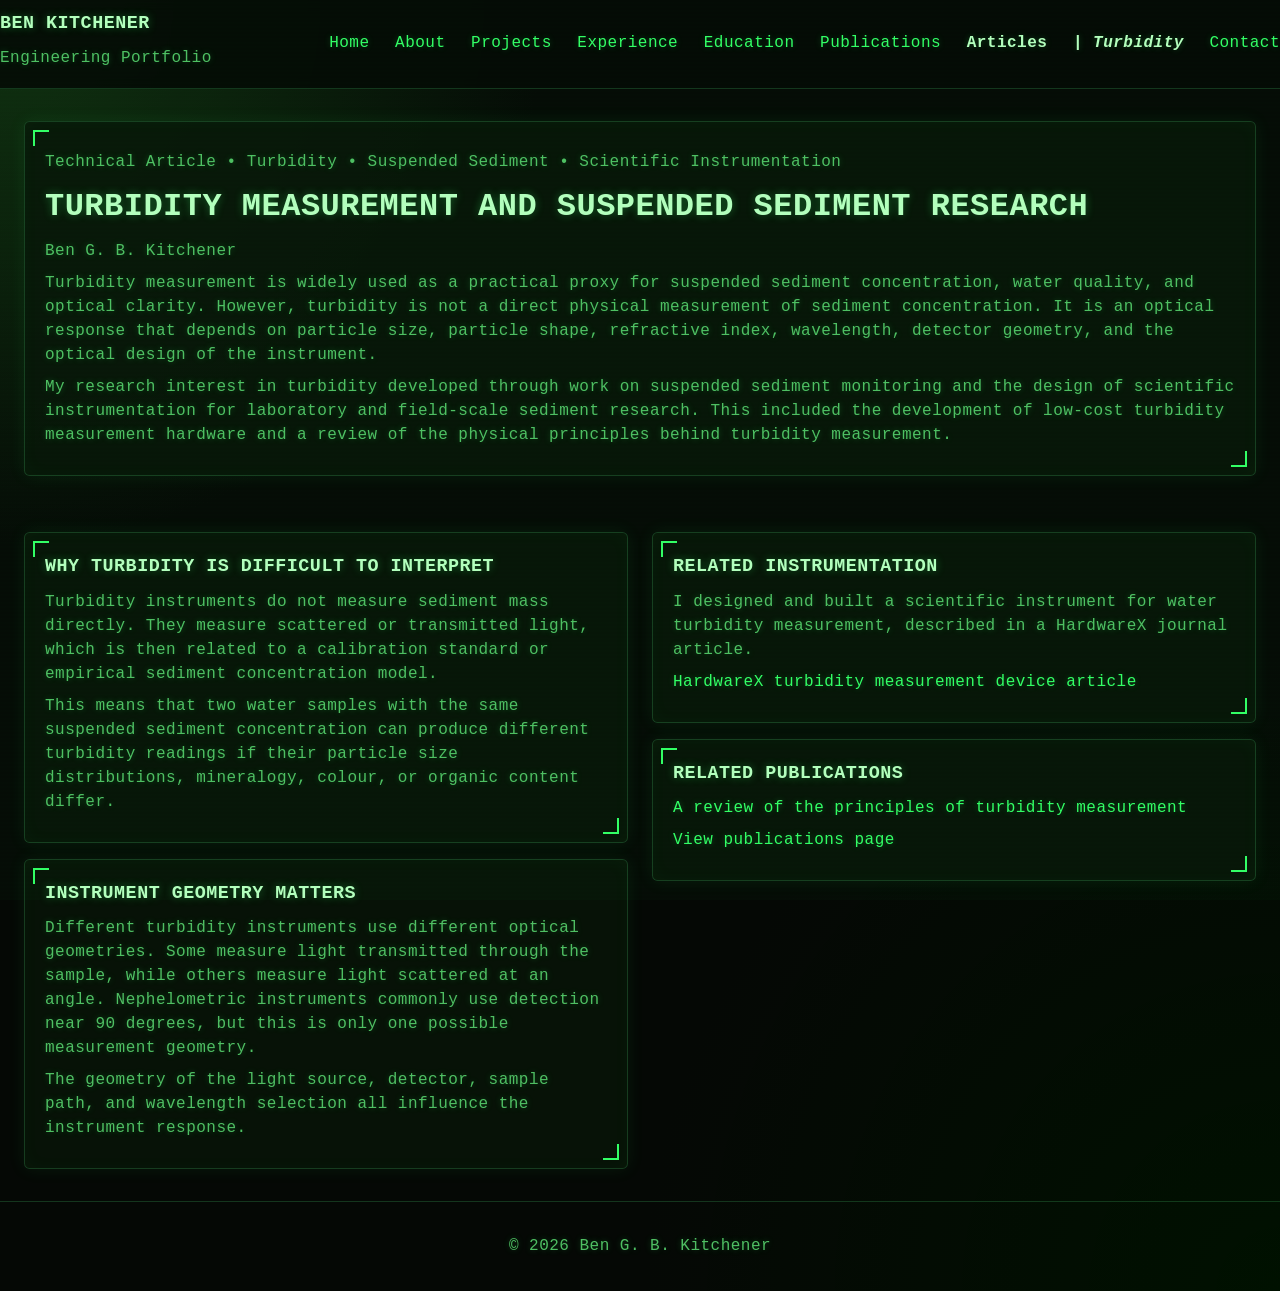
<file: articles/turbidity.html>
<!DOCTYPE html>
<html lang="en">
<head>
<meta charset="UTF-8"/>
<meta name="viewport" content="width=device-width, initial-scale=1.0"/>

<title>
Ben Kitchener | Fusion Electronics Engineer | Scientific Instrumentation | Turbidity | Suspended Sediment
</title>

<meta name="description"
content="Portfolio of Ben Kitchener — Senior Electronics Engineer specialising in fusion technology, cryogenic instrumentation, scientific instrumentation,
  control systems, LabVIEW, and CERN ATLAS collaboration.">

<meta name="keywords"
content="fusion engineering, instrumentation engineer, scientific instrumentation, electronics, LabVIEW, software development, cryogenics,
  CERN, UKAEA, superconductors, control systems,
  physical geography, turbidity, light scattering, mie theory, suspended sediment, CLARITAS, TARDIIS, water quality">

<meta name="author" content="Ben Kitchener">

<meta property="og:title"
content="Ben Kitchener Engineering Portfolio">

<meta property="og:description"
content="Portfolio of Ben Kitchener — Senior Electronics Engineer specialising in fusion technology,
  cryogenic instrumentation, scientific instrumentation, control systems, LabVIEW, and CERN ATLAS collaboration. 
  Independent researcher into turbidity and suspended sediment.">
<meta property="og:type" content="website">

<meta property="og:url"
content="https://ben-g-b-kitchener.github.io/ben_kitchener_engineering/">

<link rel="stylesheet" href="../assets/style.css"/>
</head>

<body>

<header class="header">
  <div class="section header-inner">

    <div>
      <h1>Ben Kitchener</h1>
      <p class="muted">Engineering Portfolio</p>
    </div>

    <nav class="nav">
      <a href="../index.html">Home</a>
      <a href="../about.html">About</a>
      <a href="../projects.html">Projects</a>
      <a href="../experience.html">Experience</a>
      <a href="../education.html">Education</a>
      <a href="../publications.html">Publications</a>
      <a href="../articles.html"><b>Articles</b></a>
      <a href="turbidity.html"><b>|<i> Turbidity</i></b></a>
      <a href="../contact.html">Contact</a>
    </nav>

  </div>
</header>


<section class="section">

  <div class="card">

    <p class="muted">
      Technical Article • Turbidity • Suspended Sediment • Scientific Instrumentation
    </p>

    <h2>
      Turbidity Measurement and Suspended Sediment Research
    </h2>

    <p class="muted">
      Ben G. B. Kitchener
    </p>

    <p>
      Turbidity measurement is widely used as a practical proxy for suspended sediment concentration, water quality,
      and optical clarity. However, turbidity is not a direct physical measurement of sediment concentration. It is an
      optical response that depends on particle size, particle shape, refractive index, wavelength, detector geometry,
      and the optical design of the instrument.
    </p>

    <p>
      My research interest in turbidity developed through work on suspended sediment monitoring and the design of
      scientific instrumentation for laboratory and field-scale sediment research. This included the development of
      low-cost turbidity measurement hardware and a review of the physical principles behind turbidity measurement.
    </p>

  </div>

</section>


<section class="section" style="padding-top:1.5rem;">

  <div class="masonry-grid">

    <div class="masonry-grid-column">

      <div class="card">

        <h3>Why turbidity is difficult to interpret</h3>

        <p>
          Turbidity instruments do not measure sediment mass directly. They measure scattered or transmitted light,
          which is then related to a calibration standard or empirical sediment concentration model.
        </p>

        <p>
          This means that two water samples with the same suspended sediment concentration can produce different
          turbidity readings if their particle size distributions, mineralogy, colour, or organic content differ.
        </p>

      </div>

      <div class="card">

        <h3>Instrument geometry matters</h3>

        <p>
          Different turbidity instruments use different optical geometries. Some measure light transmitted through
          the sample, while others measure light scattered at an angle. Nephelometric instruments commonly use
          detection near 90 degrees, but this is only one possible measurement geometry.
        </p>

        <p>
          The geometry of the light source, detector, sample path, and wavelength selection all influence the
          instrument response.
        </p>

      </div>

    </div>


    <div class="masonry-grid-column">

      <div class="card">

        <h3>Related instrumentation</h3>

        <p>
          I designed and built a scientific instrument for water turbidity measurement, described in a HardwareX
          journal article.
        </p>

        <p>
          <a href="https://doi.org/10.1016/j.ohx.2019.e00052"
             target="_blank"
             rel="noopener noreferrer">
            HardwareX turbidity measurement device article
          </a>
        </p>

      </div>

      <div class="card">

        <h3>Related publications</h3>

        <p>
          <a href="https://doi.org/10.1177/0309133317726540"
             target="_blank"
             rel="noopener noreferrer">
            A review of the principles of turbidity measurement
          </a>
        </p>

        <p>
          <a href="../publications.html">
            View publications page
          </a>
        </p>

      </div>

    </div>

  </div>

</section>


<footer class="footer">
© 2026 Ben G. B. Kitchener
</footer>

</body>
</html>
</file>
<file: assets/style.css>
:root {
  --bg: #050805;
  --bg-alt: #0a120a;
  --card: rgba(8, 20, 8, 0.88);
  --border: rgba(90, 255, 140, 0.18);
  --text: #7dff8a;
  --muted: #4fbf63;
  --heading: #b6ffbf;
  --accent: #33ff66;
  --accent-glow: rgba(51, 255, 102, 0.28);
  --scanline: rgba(140, 255, 170, 0.04);
}

/* BASE */

* {
  box-sizing: border-box;
}

html {
  scroll-behavior: smooth;
}

body {
  margin: 0;
  font-family: "Courier New", monospace;
  background:
    radial-gradient(circle at top left, #103010 0%, transparent 30%),
    radial-gradient(circle at bottom right, #001100 0%, transparent 35%),
    var(--bg);
  color: var(--text);
  line-height: 1.55;
  letter-spacing: 0.03em;
  text-shadow: 0 0 6px rgba(51, 255, 102, 0.25);
  overflow-x: hidden;
}

/* CRT EFFECTS */

body::before {
  content: "";
  position: fixed;
  inset: 0;
  pointer-events: none;
  background:
    repeating-linear-gradient(
      to bottom,
      transparent 0px,
      transparent 2px,
      var(--scanline) 3px,
      transparent 4px
    );
  opacity: 0.4;
  z-index: 999;
}

body::after {
  content: "";
  position: fixed;
  inset: 0;
  pointer-events: none;
  background: rgba(0, 255, 80, 0.015);
  animation: flicker 0.15s infinite;
  z-index: 998;
}

@keyframes flicker {
  0% { opacity: 0.03; }
  50% { opacity: 0.015; }
  100% { opacity: 0.04; }
}

/* LAYOUT */

.section {
  max-width: 1400px;
  margin: auto;
  padding: 2rem 1.5rem;
}

/* HEADER */

.header {
  border-bottom: 1px solid var(--border);
  position: sticky;
  top: 0;
  z-index: 20;
  background: rgba(5, 8, 5, 0.92);
  backdrop-filter: blur(6px);
}

.header-inner {
  display: flex;
  justify-content: space-between;
  align-items: center;
  padding: 0.6rem 0;
  gap: 1rem;
}

.header h1 {
  font-size: 1.15rem;
  margin: 0;
}

/* TYPOGRAPHY */

h1, h2, h3 {
  font-family: "Courier New", monospace;
  text-transform: uppercase;
  color: var(--heading);
  text-shadow: 0 0 8px rgba(51,255,102,0.35);
  margin: 0;
  max-width: 100%;
}

h2 {
  font-size: 2rem;
}

h3 {
  font-size: 1.15rem;
  overflow-wrap: anywhere;
}

p, li, span {
  color: var(--muted);
  margin: 0.5rem 0;
  line-height: 1.5;
  max-width: 100%;
}

strong, b {
  color: var(--heading);
}

.muted {
  color: var(--muted);
}

/* LINKS */

a,
a:visited,
a:active {
  color: var(--accent) !important;
  text-decoration: none;
  overflow-wrap: anywhere;
}

a:hover {
  color: var(--heading) !important;
  text-shadow: 0 0 6px rgba(51,255,102,0.5);
}

/* NAVIGATION */

.nav {
  display: flex;
  gap: 1.6rem;
  align-items: center;
  flex-wrap: wrap;
}

.nav a {
  position: relative;
  padding: 3px 0;
  overflow-wrap: normal;
  white-space: nowrap;
}

.nav a::before {
  content: "> ";
  position: absolute;
  left: -1.2em;
  opacity: 0;
  color: var(--accent);
  transition: opacity 0.2s ease;
}

.nav a:hover::before {
  opacity: 1;
}

.nav a::after {
  content: "";
  position: absolute;
  left: 0;
  bottom: -4px;
  width: 0%;
  height: 1px;
  background: var(--accent);
  box-shadow: 0 0 8px var(--accent);
  transition: width 0.25s ease;
}

.nav a:hover::after {
  width: 100%;
}

/* CARDS */

.card {
  background: var(--card);
  border: 1px solid var(--border);
  border-radius: 0.35rem;
  padding: 1.25rem;
  width: 100%;
  max-width: 100%;
  display: block;
  overflow: hidden;
  box-shadow:
    0 0 18px rgba(51,255,102,0.08),
    inset 0 0 18px rgba(51,255,102,0.03);
  position: relative;
}

.card::before,
.card::after {
  content: "";
  position: absolute;
  width: 14px;
  height: 14px;
  border: 2px solid var(--accent);
}

.card::before {
  top: 8px;
  left: 8px;
  border-right: none;
  border-bottom: none;
}

.card::after {
  bottom: 8px;
  right: 8px;
  border-left: none;
  border-top: none;
}

/* GRID SYSTEM */

.masonry-grid {
  display: flex;
  gap: 1.5rem;
  align-items: flex-start;
  width: 100%;
}

.masonry-grid-column {
  flex: 1;
  display: flex;
  flex-direction: column;
  gap: 1rem;
  min-width: 0;
}

/* MEDIA WRAPPERS */

.card img,
.image-wrapper img {
  width: 100%;
  max-width: 100%;
  height: auto;
  display: block;
  border-radius: 0.35rem;
}

.image-wrapper,
.video-wrapper {
  position: relative;
  overflow: hidden;
  border-radius: 0.35rem;
  border: 1px solid rgba(51,255,140,0.22);
  background: #000;
  width: 100%;
}

.image-wrapper img,
.video-wrapper iframe,
.video-wrapper video {
  position: relative;
  z-index: 1;
  width: 100%;
  display: block;
}

/* stronger image mask */
.image-wrapper img {
  filter:
    grayscale(0.82)
    sepia(0.65)
    hue-rotate(52deg)
    saturate(3.2)
    brightness(0.72)
    contrast(1.28);
}

/* video mask */
.video-wrapper {
  aspect-ratio: 16 / 9;
}

.video-wrapper iframe,
.video-wrapper video {
  height: 100%;
  filter:
    grayscale(0.7)
    sepia(0.45)
    hue-rotate(45deg)
    saturate(2.6)
    brightness(0.82)
    contrast(1.2);
}

.image-wrapper::before,
.video-wrapper::before {
  content: "";
  position: absolute;
  inset: 0;
  pointer-events: none;
  background:
    repeating-linear-gradient(
      to bottom,
      transparent 0px,
      transparent 2px,
      rgba(140,255,170,0.06) 3px,
      transparent 4px
    );
  opacity: 0.65;
  z-index: 3;
}

.image-wrapper::after,
.video-wrapper::after {
  content: "";
  position: absolute;
  inset: 0;
  pointer-events: none;
  background:
    radial-gradient(
      ellipse at center,
      rgba(51,255,102,0.08) 0%,
      rgba(0,0,0,0.18) 75%,
      rgba(0,0,0,0.38) 100%
    );
  z-index: 4;
}

/* OSCILLOSCOPES */

.scope-wrapper {
  display: flex !important;
  flex-direction: row !important;
  align-items: flex-start;
  gap: 2rem;
  width: 100%;
}

.scope-screen-panel {
  flex: 1 1 70%;
  min-width: 0;
}

.scope-controls {
  flex: 0 0 320px;
  max-width: 320px;
  display: flex;
  flex-direction: column;
  gap: 1rem;
}

#scope,
#xyScope {
  width: 100% !important;
  height: 420px !important;
  display: block;
}

/* FORM CONTROLS */

input[type="range"] {
  -webkit-appearance: none;
  appearance: none;
  width: 100%;
  height: 4px;
  background: rgba(51,255,102,0.25);
  border-radius: 2px;
  outline: none;
}

input[type="range"]::-webkit-slider-thumb {
  -webkit-appearance: none;
  appearance: none;
  width: 16px;
  height: 16px;
  border-radius: 50%;
  background: var(--accent);
  border: 1px solid #081408;
  box-shadow: 0 0 10px rgba(51,255,102,0.7);
  cursor: pointer;
}

input[type="range"]::-moz-range-thumb {
  width: 16px;
  height: 16px;
  border-radius: 50%;
  background: var(--accent);
  border: none;
  cursor: pointer;
}

select {
  width: 100%;
  background: rgba(0, 25, 0, 0.85);
  color: var(--accent);
  border: 1px solid rgba(51,255,102,0.35);
  padding: 6px 8px;
  border-radius: 4px;
  font-family: "Courier New", monospace;
  text-transform: uppercase;
}

select option {
  background: #061006;
  color: var(--accent);
}

/* FOOTER */

.footer {
  border-top: 1px solid var(--border);
  text-align: center;
  color: var(--muted);
  padding: 2rem;
}

/* RESPONSIVE */

@media (max-width: 900px) {
  .header-inner {
    flex-direction: column;
    align-items: flex-start;
  }

  .nav {
    flex-direction: row !important;
    flex-wrap: wrap;
    gap: 0.9rem;
  }

  .masonry-grid {
    flex-direction: column;
  }

  .masonry-grid-column {
    width: 100%;
  }

  .scope-wrapper {
    flex-direction: column !important;
    gap: 1rem;
  }

  .scope-screen-panel {
    width: 100%;
  }

  #scope,
  #xyScope {
    height: 240px !important;
  }

  .scope-controls {
    width: 100%;
    max-width: 100%;
    flex: unset;
    padding: 0.75rem;
  }

  .control-group {
    gap: 0.3rem;
  }
}

@media (max-width: 600px) {
  .section {
    padding: 1.25rem 1rem;
  }

  .card {
    padding: 1rem;
  }

  h2 {
    font-size: 1.4rem;
  }

  h3 {
    font-size: 1rem;
    line-height: 1.35;
  }
}

@media (min-width: 1600px) {
  .section {
    max-width: 1600px;
  }
}
</file>
